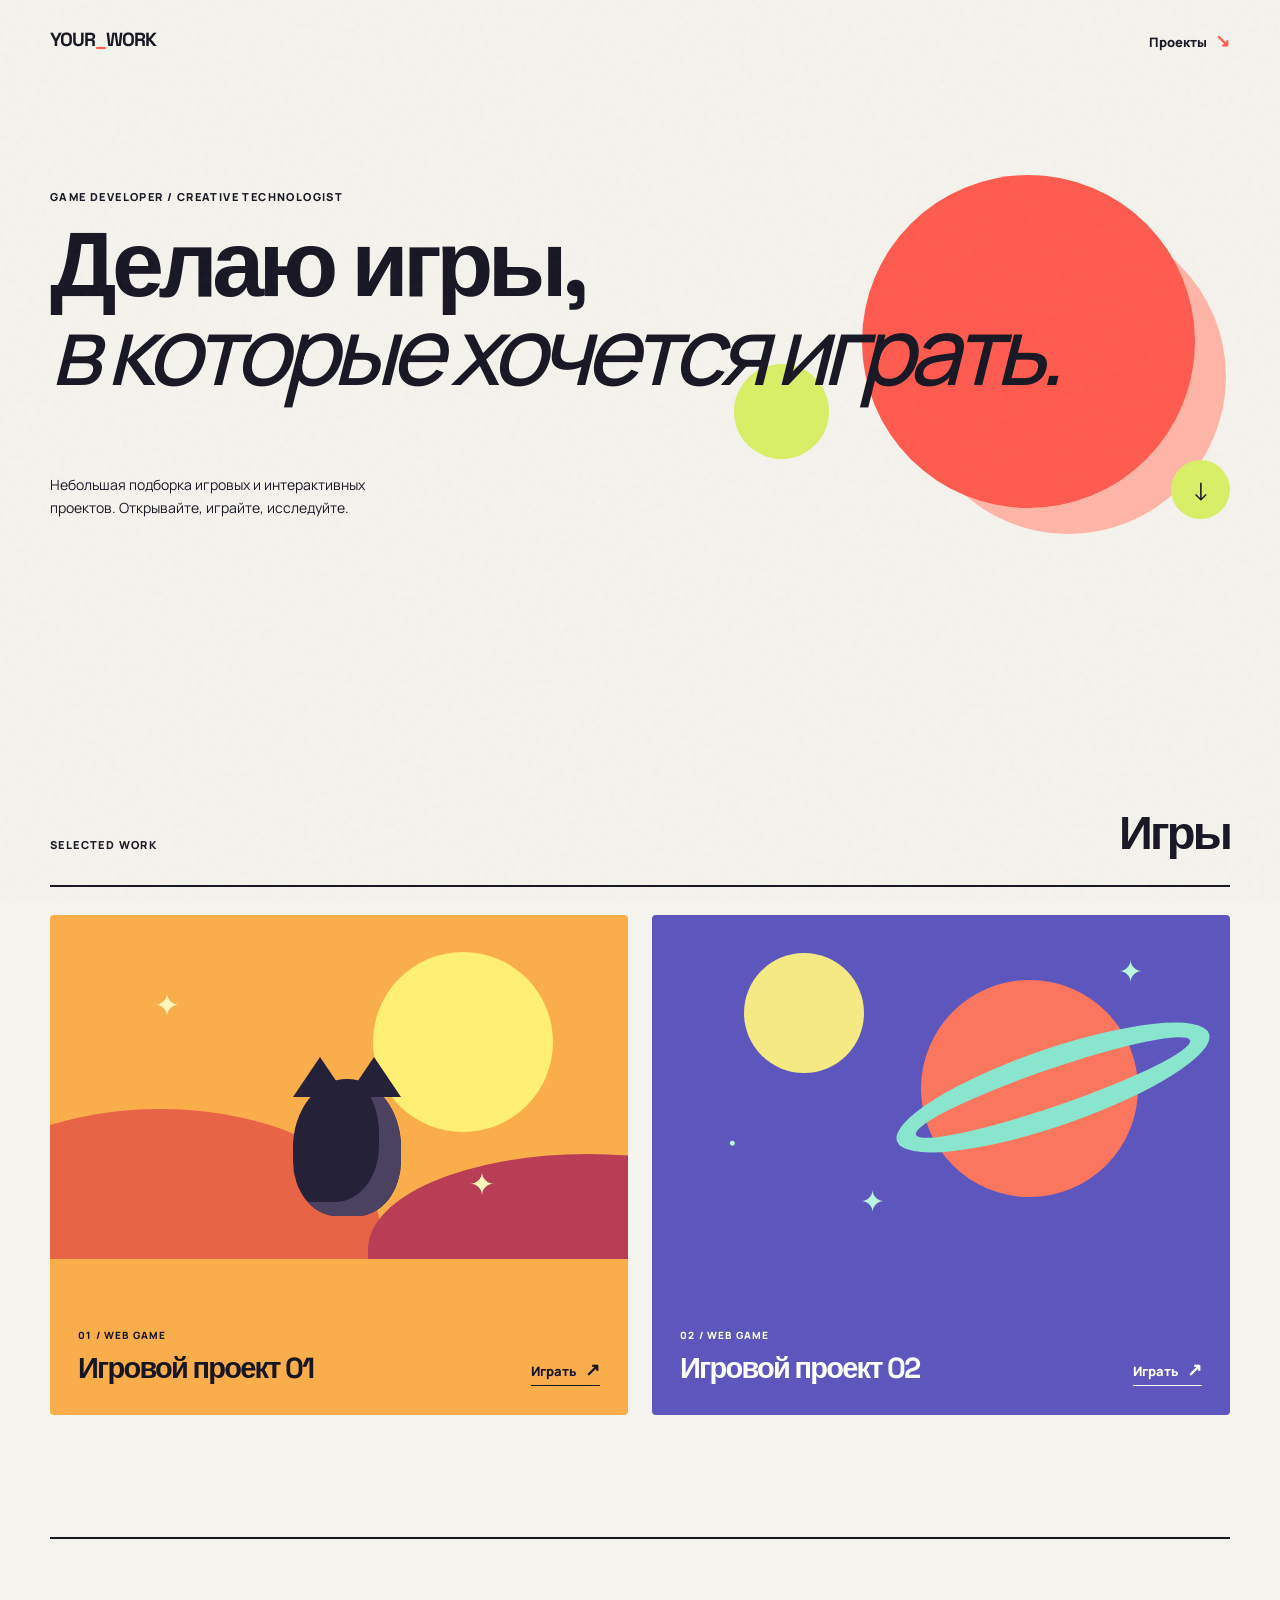
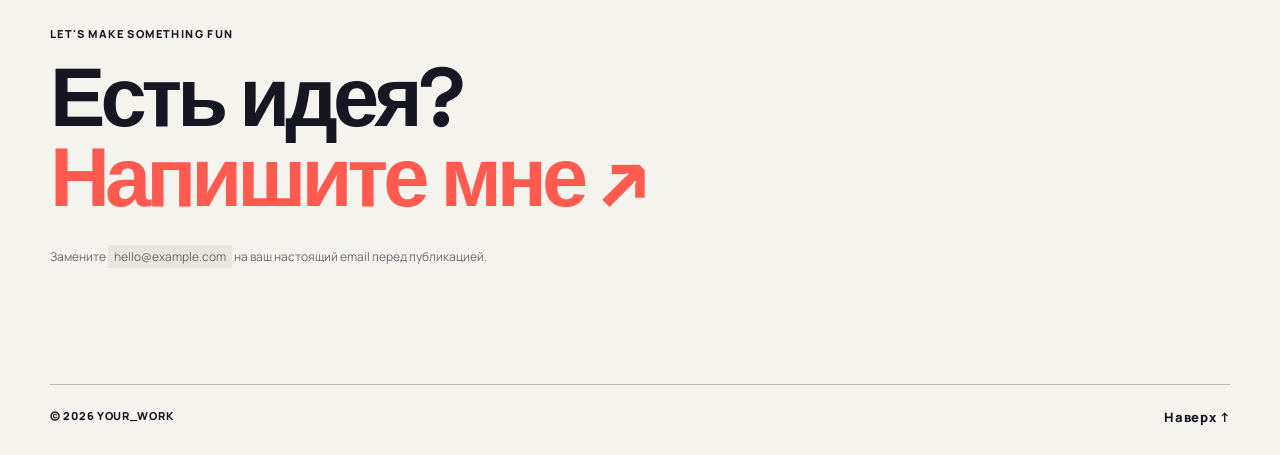
<file: portfolio-site/index.html>
<!doctype html>
<html lang="ru">
  <head>
    <meta charset="UTF-8" />
    <meta name="viewport" content="width=device-width, initial-scale=1.0" />
    <meta name="description" content="Портфолио игровых и интерактивных проектов." />
    <title>Портфолио — игры и проекты</title>
    <link rel="preconnect" href="https://fonts.googleapis.com" />
    <link rel="preconnect" href="https://fonts.gstatic.com" crossorigin />
    <link href="https://fonts.googleapis.com/css2?family=Manrope:wght@400;500;600;700;800&family=Space+Grotesk:wght@500;600;700&display=swap" rel="stylesheet" />
    <link rel="stylesheet" href="styles.css" />
  </head>
  <body>
    <div class="noise" aria-hidden="true"></div>
    <header class="header container">
      <a class="logo" href="#top" aria-label="На главную">YOUR<span>_</span>WORK</a>
      <a class="header-link" href="#projects">Проекты <span>↘</span></a>
    </header>

    <main id="top">
      <section class="hero container">
        <p class="eyebrow">GAME DEVELOPER / CREATIVE TECHNOLOGIST</p>
        <h1>Делаю игры,<br /><em>в которые хочется играть.</em></h1>
        <div class="hero-bottom">
          <p>Небольшая подборка игровых и интерактивных проектов. Открывайте, играйте, исследуйте.</p>
          <a class="round-button" href="#projects" aria-label="К проектам">↓</a>
        </div>
        <div class="orb orb-one" aria-hidden="true"></div>
        <div class="orb orb-two" aria-hidden="true"></div>
      </section>

      <section class="projects container" id="projects">
        <div class="section-title">
          <p class="eyebrow">SELECTED WORK</p>
          <h2>Игры</h2>
        </div>

        <div class="project-grid">
          <article class="project-card project-one">
            <div class="card-art" aria-hidden="true">
              <span class="sun"></span><span class="hill hill-a"></span><span class="hill hill-b"></span>
              <span class="character character-a"></span><span class="spark spark-a">✦</span><span class="spark spark-b">✦</span>
            </div>
            <div class="card-copy">
              <div><p class="project-number">01 / WEB GAME</p><h3>Игровой проект 01</h3></div>
              <a href="https://poki.com/en/preview/0fb18f8c-0205-46f5-80f1-90db5573d32d/44653eb8-b43b-4bc2-a3bc-102a88415f2b" target="_blank" rel="noopener noreferrer">Играть <span>↗</span></a>
            </div>
          </article>

          <article class="project-card project-two">
            <div class="card-art" aria-hidden="true">
              <span class="moon"></span><span class="planet"></span><span class="ring"></span>
              <span class="star star-a">✦</span><span class="star star-b">✦</span><span class="star star-c">·</span>
            </div>
            <div class="card-copy">
              <div><p class="project-number">02 / WEB GAME</p><h3>Игровой проект 02</h3></div>
              <a href="https://poki.com/en/preview/b4ad99ec-dac4-4c6b-b0e3-0bce2c4e9b83/8efb4ad0-d594-44e3-bef9-3acb6468d8c1" target="_blank" rel="noopener noreferrer">Играть <span>↗</span></a>
            </div>
          </article>
        </div>
      </section>

      <section class="contact container">
        <p class="eyebrow">LET'S MAKE SOMETHING FUN</p>
        <h2>Есть идея?<br /><a href="mailto:hello@example.com">Напишите мне ↗</a></h2>
        <p class="contact-note">Замените <code>hello@example.com</code> на ваш настоящий email перед публикацией.</p>
      </section>
    </main>
    <footer class="footer container"><span>© <span id="year"></span> YOUR_WORK</span><a href="#top">Наверх ↑</a></footer>
    <script>document.getElementById('year').textContent = new Date().getFullYear();</script>
  </body>
</html>
</file>
<file: portfolio-site/styles.css>
:root { --ink:#171623; --paper:#f5f3ed; --accent:#ff5a4f; --lime:#d9ef66; --violet:#6960db; }
* { box-sizing:border-box; }
html { scroll-behavior:smooth; }
body { margin:0; color:var(--ink); background:var(--paper); font-family:Manrope,Arial,sans-serif; }
.container { width:min(1180px,calc(100% - 48px)); margin:auto; }
.noise { position:fixed; inset:0; opacity:.055; pointer-events:none; z-index:5; background-image:url("data:image/svg+xml,%3Csvg viewBox='0 0 160 160' xmlns='http://www.w3.org/2000/svg'%3E%3Cfilter id='n'%3E%3CfeTurbulence type='fractalNoise' baseFrequency='.9' numOctaves='4' stitchTiles='stitch'/%3E%3C/filter%3E%3Crect width='100%25' height='100%25' filter='url(%23n)' opacity='.7'/%3E%3C/svg%3E"); }
.header { display:flex; justify-content:space-between; align-items:center; padding:27px 0; position:relative; z-index:2; }
.logo { color:var(--ink); text-decoration:none; font-family:'Space Grotesk',sans-serif; font-weight:700; font-size:19px; letter-spacing:-1px; }.logo span{color:var(--accent)}
.header-link,.footer a { color:inherit; text-decoration:none; font-size:13px; font-weight:800; }.header-link span{color:var(--accent); font-size:18px; margin-left:5px;}
.hero { min-height:630px; padding:110px 0 70px; position:relative; overflow:hidden; }
.eyebrow { margin:0 0 17px; font-size:11px; letter-spacing:1.4px; font-weight:800; }
h1,h2,h3 { font-family:'Space Grotesk',sans-serif; letter-spacing:-.06em; margin:0; }h1{font-size:clamp(51px,7.3vw,103px);line-height:.92;position:relative;z-index:1;} h1 em{font-family:Manrope,sans-serif;font-weight:500;letter-spacing:-.075em;}
.hero-bottom { margin-top:64px; display:flex; align-items:end; justify-content:space-between; position:relative; z-index:1; }.hero-bottom p{max-width:350px;margin:0;line-height:1.6;font-size:14px;}
.round-button { width:59px;height:59px;border-radius:50%;display:grid;place-items:center;text-decoration:none;color:var(--ink);font-size:25px;background:var(--lime);transition:transform .2s; }.round-button:hover{transform:translateY(5px)}
.orb { position:absolute;border-radius:50%;filter:blur(.2px); }.orb-one{width:333px;height:333px;right:3%;top:96px;background:var(--accent);box-shadow:40px 35px 0 -9px #ffb5a7;}.orb-two{width:95px;height:95px;right:34%;top:285px;background:var(--lime);}
.projects { padding:94px 0 122px; }.section-title{display:flex;justify-content:space-between;align-items:baseline;border-bottom:2px solid var(--ink);padding-bottom:22px;margin-bottom:28px}.section-title h2{font-size:47px;}.section-title .eyebrow{margin:0}
.project-grid{display:grid;grid-template-columns:1fr 1fr;gap:24px}.project-card{min-height:500px;border-radius:4px;overflow:hidden;display:flex;flex-direction:column;justify-content:space-between;position:relative}.project-one{background:#faad4b}.project-two{background:#5d57bd;color:#fff}
.card-art{height:344px;position:relative;overflow:hidden}.sun,.moon,.planet{position:absolute;border-radius:50%}.sun{width:180px;height:180px;background:#ffef75;right:13%;top:37px}.hill{position:absolute;border-radius:50% 50% 0 0;bottom:-90px}.hill-a{width:440px;height:240px;background:#e86446;left:-110px}.hill-b{width:440px;height:190px;background:#ba3d56;right:-180px;bottom:-85px}.character{position:absolute;width:108px;height:137px;border-radius:52% 52% 42% 42%;bottom:43px;left:42%;background:#252138;box-shadow:inset -22px -14px #4b4161}.character:before,.character:after{content:'';position:absolute;top:-22px;border-style:solid;border-width:0 27px 40px;border-color:transparent transparent #252138}.character:before{left:0}.character:after{right:0}.spark{position:absolute;color:#fff6bc;font-size:31px}.spark-a{left:18%;top:68px}.spark-b{right:23%;bottom:55px}.moon{width:120px;height:120px;top:38px;left:16%;background:#f4e982}.planet{height:217px;width:217px;background:#fb765e;right:16%;top:65px;z-index:1}.ring{width:330px;height:77px;border:20px solid #89e5ce;border-radius:50%;position:absolute;right:2%;top:134px;transform:rotate(-19deg);z-index:2}.star{position:absolute;color:#baf5dd;font-size:30px}.star-a{right:15%;top:35px}.star-b{left:36%;bottom:38px}.star-c{left:13%;top:56%;font-size:47px}
.card-copy{padding:25px 28px 29px;display:flex;justify-content:space-between;gap:16px;align-items:end}.project-number{font-size:10px;font-weight:800;letter-spacing:1.2px;margin:0 0 7px}.card-copy h3{font-size:29px}.card-copy a{color:inherit;font-size:13px;font-weight:800;text-decoration:none;border-bottom:1px solid currentColor;padding-bottom:4px;white-space:nowrap}.card-copy a span{font-size:18px;margin-left:5px}
.contact{padding:87px 0 119px;border-top:2px solid var(--ink)}.contact h2{font-size:clamp(45px,7vw,83px);line-height:.96}.contact h2 a{color:var(--accent);text-decoration:none}.contact-note{color:#6a6871;font-size:12px;margin:31px 0 0}.contact-note code{font-family:inherit;background:#e9e6dd;padding:3px 6px}
.footer{border-top:1px solid #bab7af;padding:23px 0 29px;display:flex;justify-content:space-between;font-size:11px;font-weight:800;letter-spacing:.7px}
@media (max-width:700px){.container{width:min(100% - 32px,1180px)}.hero{min-height:590px;padding-top:92px}.orb-one{width:220px;height:220px;right:-58px;top:145px}.orb-two{right:35%;top:310px}.hero-bottom{margin-top:170px}.project-grid{grid-template-columns:1fr}.projects{padding:65px 0 82px}.card-art{height:288px}.project-card{min-height:443px}.section-title h2{font-size:39px}.contact{padding:70px 0 90px}}
</file>
